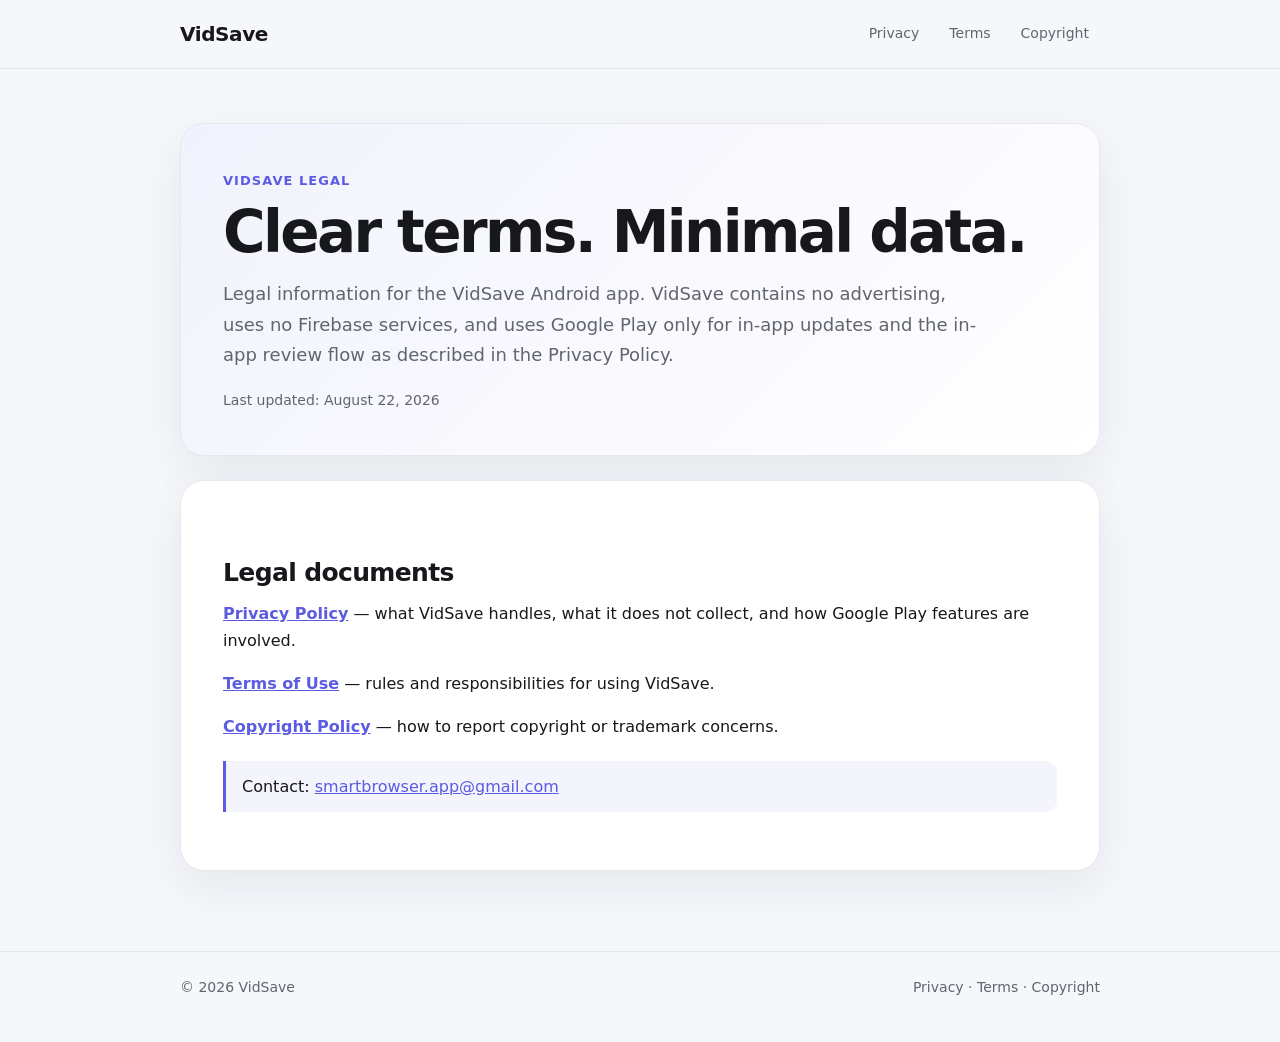
<file: index.html>
<!doctype html><html lang="en"><head><meta charset="utf-8"><meta name="viewport" content="width=device-width,initial-scale=1"><meta name="description" content="Legal information for VidSave."><title>Legal | VidSave</title><link rel="stylesheet" href="assets/style.css"></head><body>
<header class="topbar"><div class="wrap nav"><a class="brand" href="./">VidSave</a><nav class="links" aria-label="Legal navigation"><a href="privacy-policy/">Privacy</a><a href="terms/">Terms</a><a href="copyright/">Copyright</a></nav></div></header>
<main class="wrap"><section class="hero"><span class="eyebrow">VidSave Legal</span><h1>Clear terms. Minimal data.</h1><p class="lede">Legal information for the VidSave Android app. VidSave contains no advertising, uses no Firebase services, and uses Google Play only for in-app updates and the in-app review flow as described in the Privacy Policy.</p><div class="meta">Last updated: August 22, 2026</div></section><section class="card"><h2>Legal documents</h2><p><a href="privacy-policy/"><strong>Privacy Policy</strong></a> — what VidSave handles, what it does not collect, and how Google Play features are involved.</p><p><a href="terms/"><strong>Terms of Use</strong></a> — rules and responsibilities for using VidSave.</p><p><a href="copyright/"><strong>Copyright Policy</strong></a> — how to report copyright or trademark concerns.</p><div class="note">Contact: <a href="mailto:smartbrowser.app@gmail.com">smartbrowser.app@gmail.com</a></div></section></main><footer><div class="wrap foot"><span>© 2026 VidSave</span><span><a href="privacy-policy/">Privacy</a> · <a href="terms/">Terms</a> · <a href="copyright/">Copyright</a></span></div></footer></body></html>
</file>
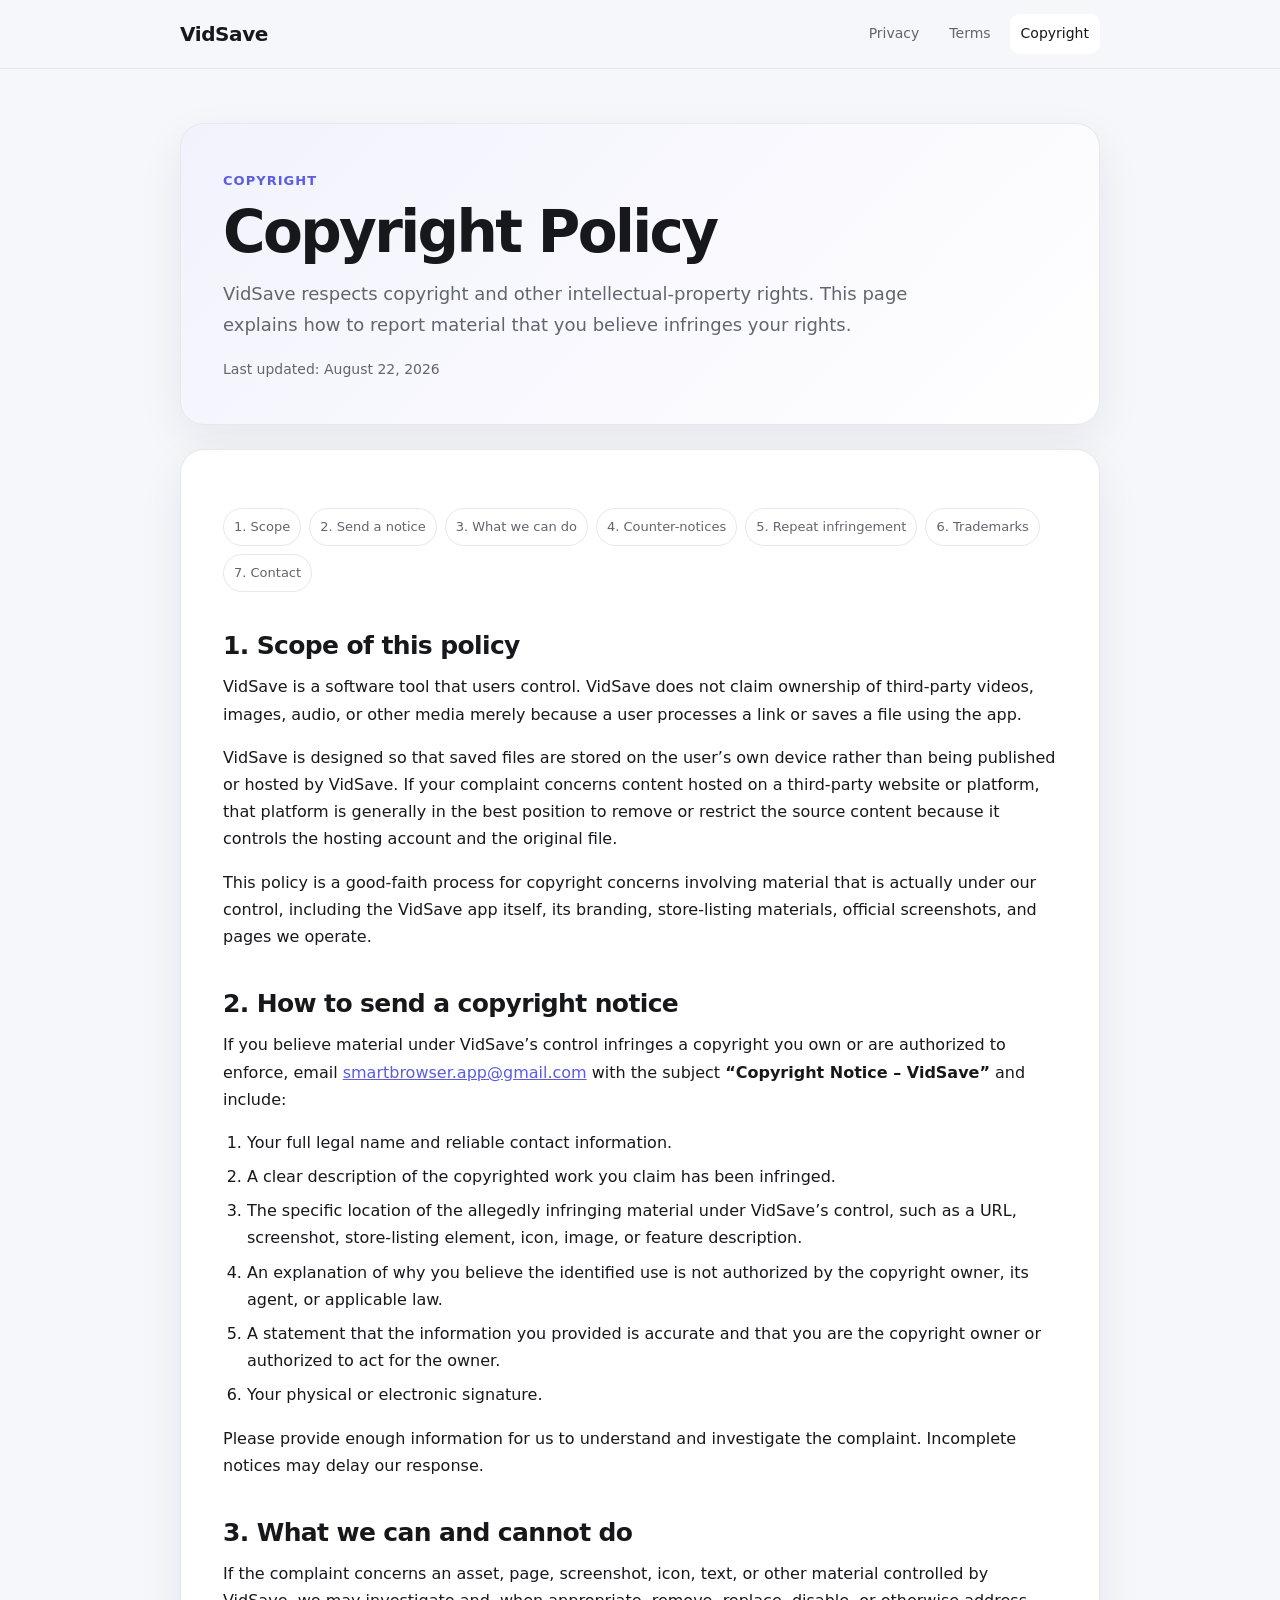
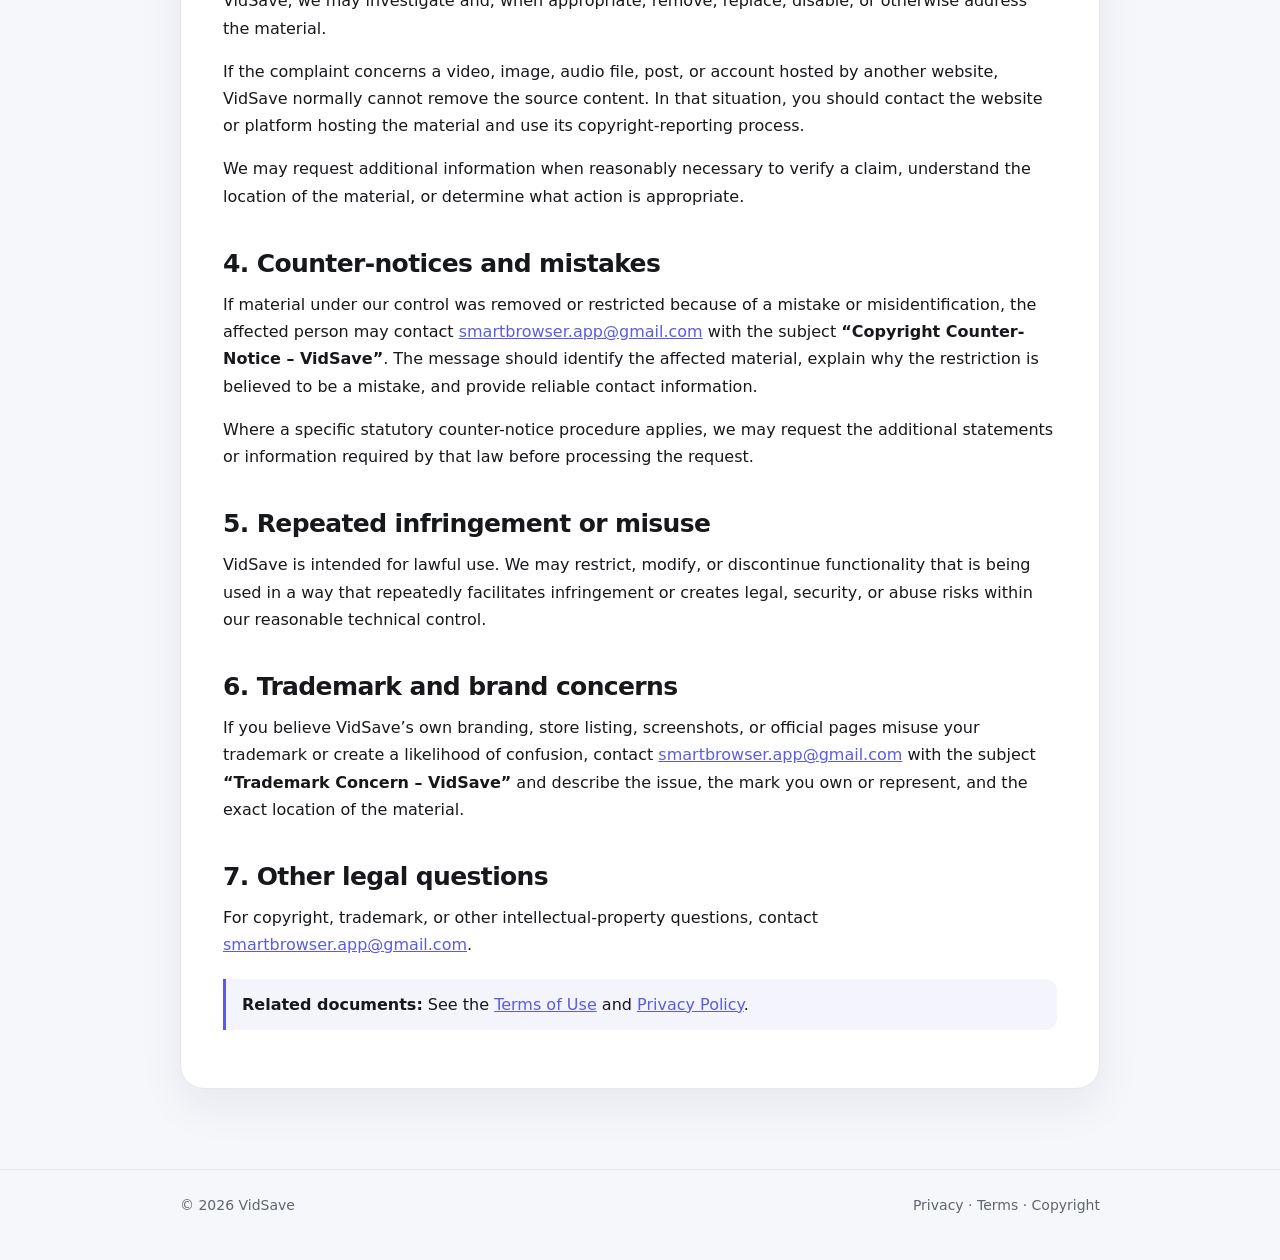
<file: copyright/index.html>
<!doctype html><html lang="en"><head><meta charset="utf-8"><meta name="viewport" content="width=device-width,initial-scale=1"><meta name="description" content="Copyright Policy for VidSave Android app."><title>Copyright Policy | VidSave</title><link rel="stylesheet" href="../assets/style.css"></head><body>
<header class="topbar"><div class="wrap nav"><a class="brand" href="../">VidSave</a><nav class="links" aria-label="Legal navigation"><a href="../privacy-policy/">Privacy</a><a href="../terms/">Terms</a><a aria-current="page" href="../copyright/">Copyright</a></nav></div></header>
<main class="wrap"><section class="hero"><span class="eyebrow">Copyright</span><h1>Copyright Policy</h1><p class="lede">VidSave respects copyright and other intellectual-property rights. This page explains how to report material that you believe infringes your rights.</p><div class="meta">Last updated: August 22, 2026</div></section>
<article class="card"><div class="toc"><a href="#scope">1. Scope</a><a href="#notice">2. Send a notice</a><a href="#action">3. What we can do</a><a href="#counter">4. Counter-notices</a><a href="#repeat">5. Repeat infringement</a><a href="#trademark">6. Trademarks</a><a href="#contact">7. Contact</a></div>
<h2 id="scope">1. Scope of this policy</h2><p>VidSave is a software tool that users control. VidSave does not claim ownership of third-party videos, images, audio, or other media merely because a user processes a link or saves a file using the app.</p><p>VidSave is designed so that saved files are stored on the user’s own device rather than being published or hosted by VidSave. If your complaint concerns content hosted on a third-party website or platform, that platform is generally in the best position to remove or restrict the source content because it controls the hosting account and the original file.</p><p>This policy is a good-faith process for copyright concerns involving material that is actually under our control, including the VidSave app itself, its branding, store-listing materials, official screenshots, and pages we operate.</p>
<h2 id="notice">2. How to send a copyright notice</h2><p>If you believe material under VidSave’s control infringes a copyright you own or are authorized to enforce, email <a href="mailto:smartbrowser.app@gmail.com?subject=Copyright%20Notice%20-%20VidSave">smartbrowser.app@gmail.com</a> with the subject <strong>“Copyright Notice – VidSave”</strong> and include:</p><ol><li>Your full legal name and reliable contact information.</li><li>A clear description of the copyrighted work you claim has been infringed.</li><li>The specific location of the allegedly infringing material under VidSave’s control, such as a URL, screenshot, store-listing element, icon, image, or feature description.</li><li>An explanation of why you believe the identified use is not authorized by the copyright owner, its agent, or applicable law.</li><li>A statement that the information you provided is accurate and that you are the copyright owner or authorized to act for the owner.</li><li>Your physical or electronic signature.</li></ol><p>Please provide enough information for us to understand and investigate the complaint. Incomplete notices may delay our response.</p>
<h2 id="action">3. What we can and cannot do</h2><p>If the complaint concerns an asset, page, screenshot, icon, text, or other material controlled by VidSave, we may investigate and, when appropriate, remove, replace, disable, or otherwise address the material.</p><p>If the complaint concerns a video, image, audio file, post, or account hosted by another website, VidSave normally cannot remove the source content. In that situation, you should contact the website or platform hosting the material and use its copyright-reporting process.</p><p>We may request additional information when reasonably necessary to verify a claim, understand the location of the material, or determine what action is appropriate.</p>
<h2 id="counter">4. Counter-notices and mistakes</h2><p>If material under our control was removed or restricted because of a mistake or misidentification, the affected person may contact <a href="mailto:smartbrowser.app@gmail.com?subject=Copyright%20Counter-Notice%20-%20VidSave">smartbrowser.app@gmail.com</a> with the subject <strong>“Copyright Counter-Notice – VidSave”</strong>. The message should identify the affected material, explain why the restriction is believed to be a mistake, and provide reliable contact information.</p><p>Where a specific statutory counter-notice procedure applies, we may request the additional statements or information required by that law before processing the request.</p>
<h2 id="repeat">5. Repeated infringement or misuse</h2><p>VidSave is intended for lawful use. We may restrict, modify, or discontinue functionality that is being used in a way that repeatedly facilitates infringement or creates legal, security, or abuse risks within our reasonable technical control.</p>
<h2 id="trademark">6. Trademark and brand concerns</h2><p>If you believe VidSave’s own branding, store listing, screenshots, or official pages misuse your trademark or create a likelihood of confusion, contact <a href="mailto:smartbrowser.app@gmail.com?subject=Trademark%20Concern%20-%20VidSave">smartbrowser.app@gmail.com</a> with the subject <strong>“Trademark Concern – VidSave”</strong> and describe the issue, the mark you own or represent, and the exact location of the material.</p>
<h2 id="contact">7. Other legal questions</h2><p>For copyright, trademark, or other intellectual-property questions, contact <a href="mailto:smartbrowser.app@gmail.com">smartbrowser.app@gmail.com</a>.</p><div class="note"><strong>Related documents:</strong> See the <a href="../terms/">Terms of Use</a> and <a href="../privacy-policy/">Privacy Policy</a>.</div>
</article></main><footer><div class="wrap foot"><span>© 2026 VidSave</span><span><a href="../privacy-policy/">Privacy</a> · <a href="../terms/">Terms</a> · <a href="../copyright/">Copyright</a></span></div></footer></body></html>
</file>
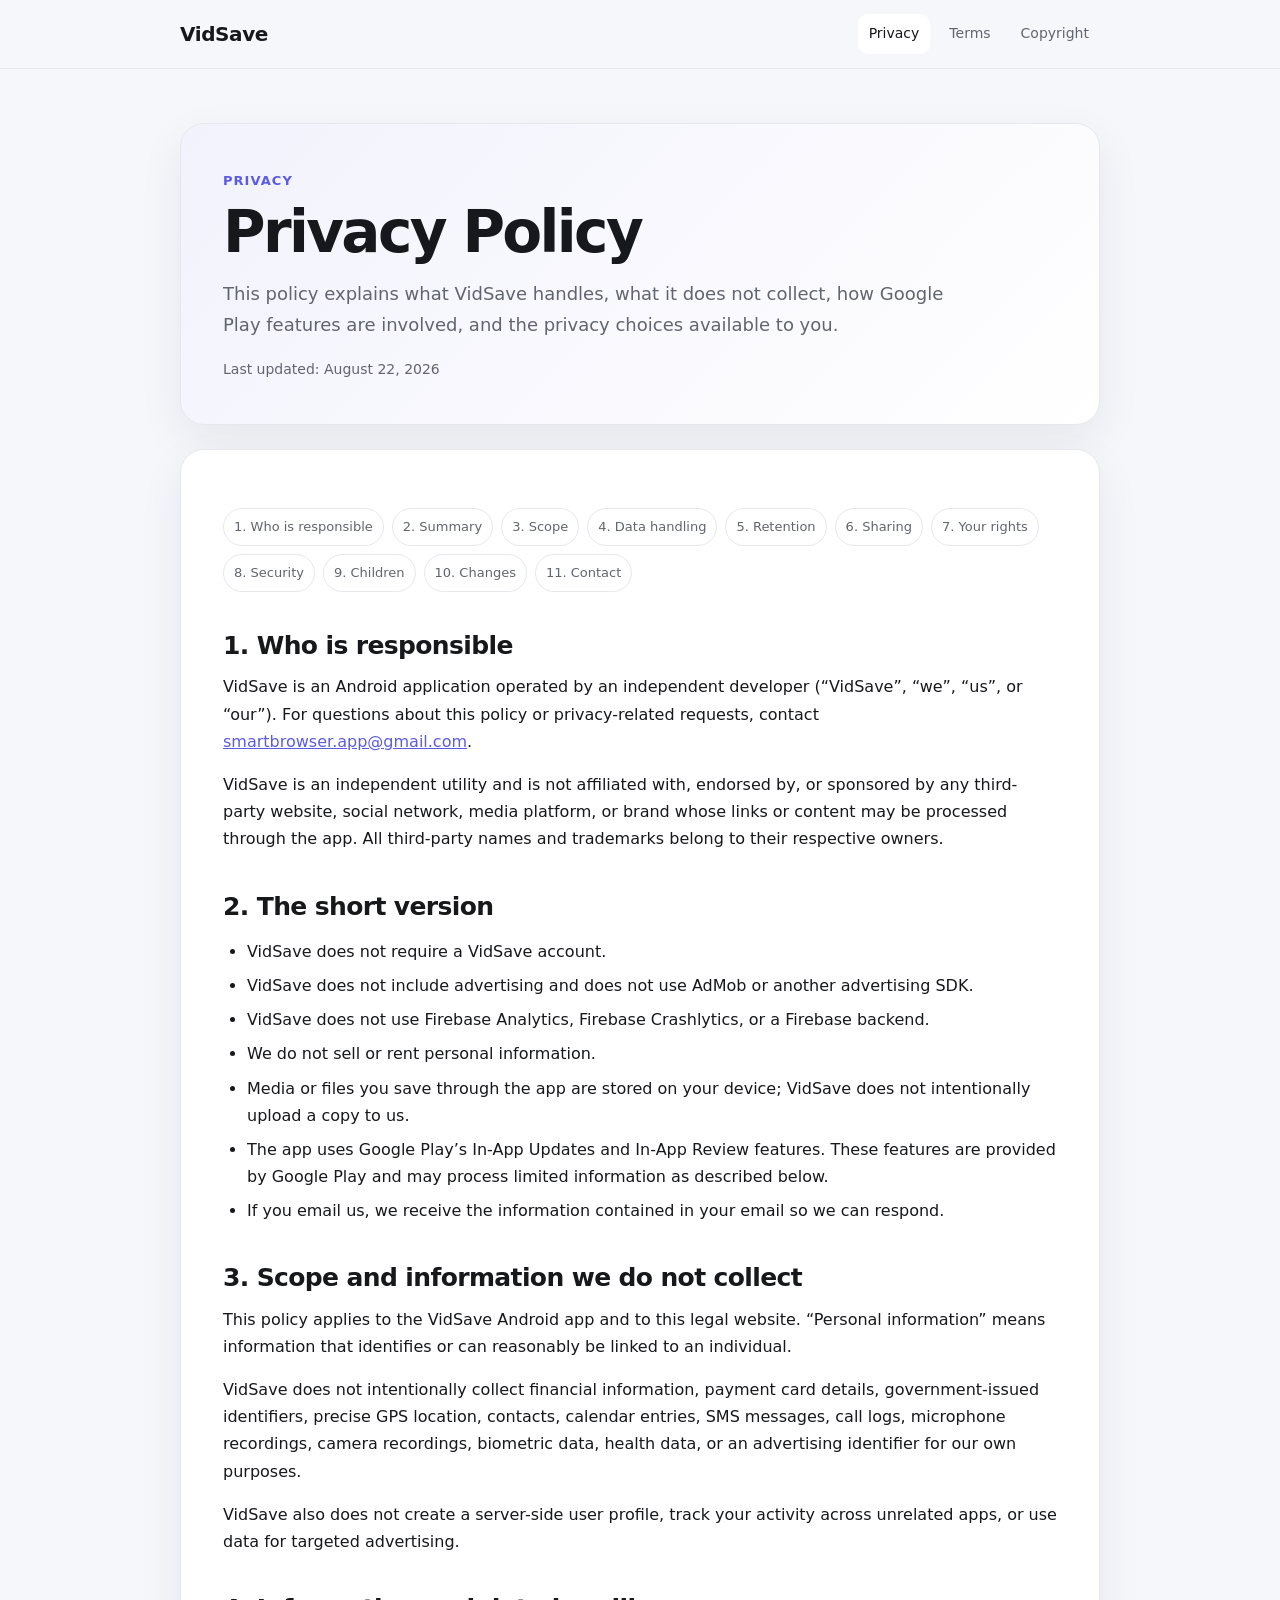
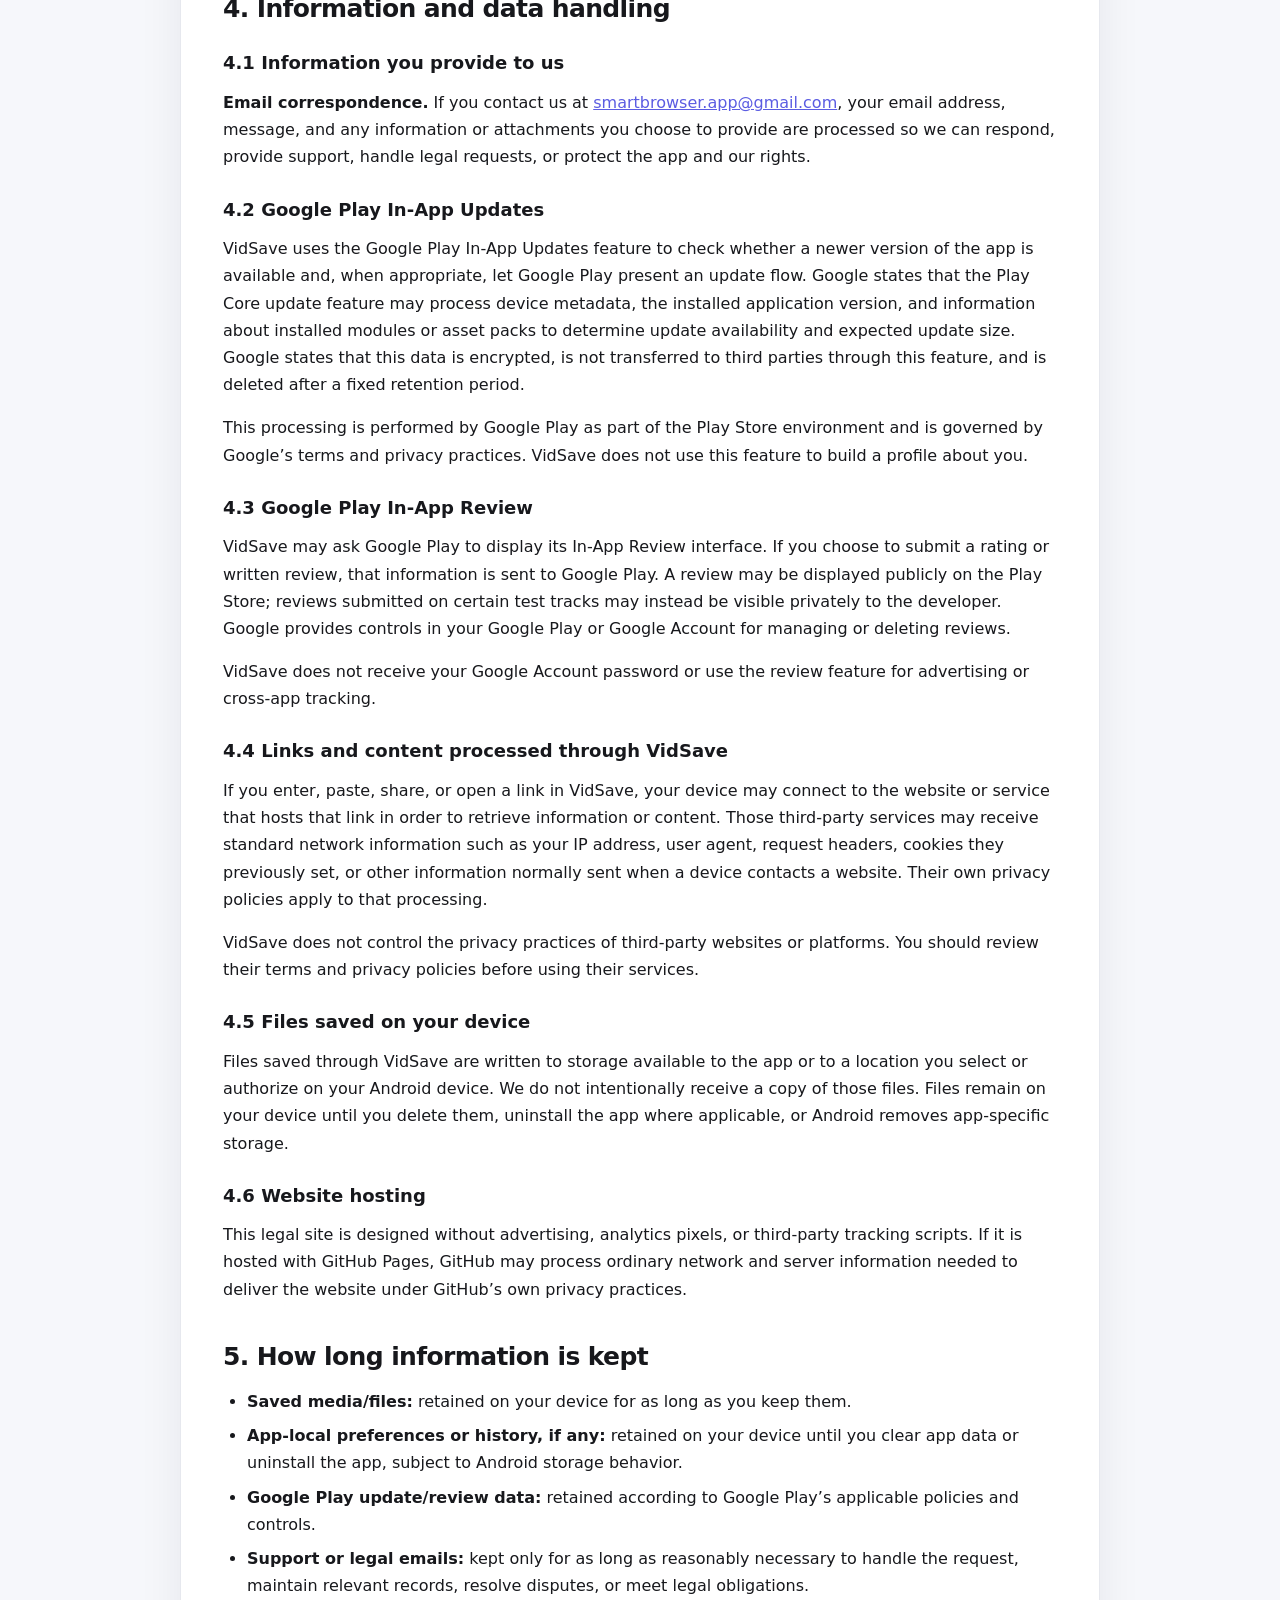
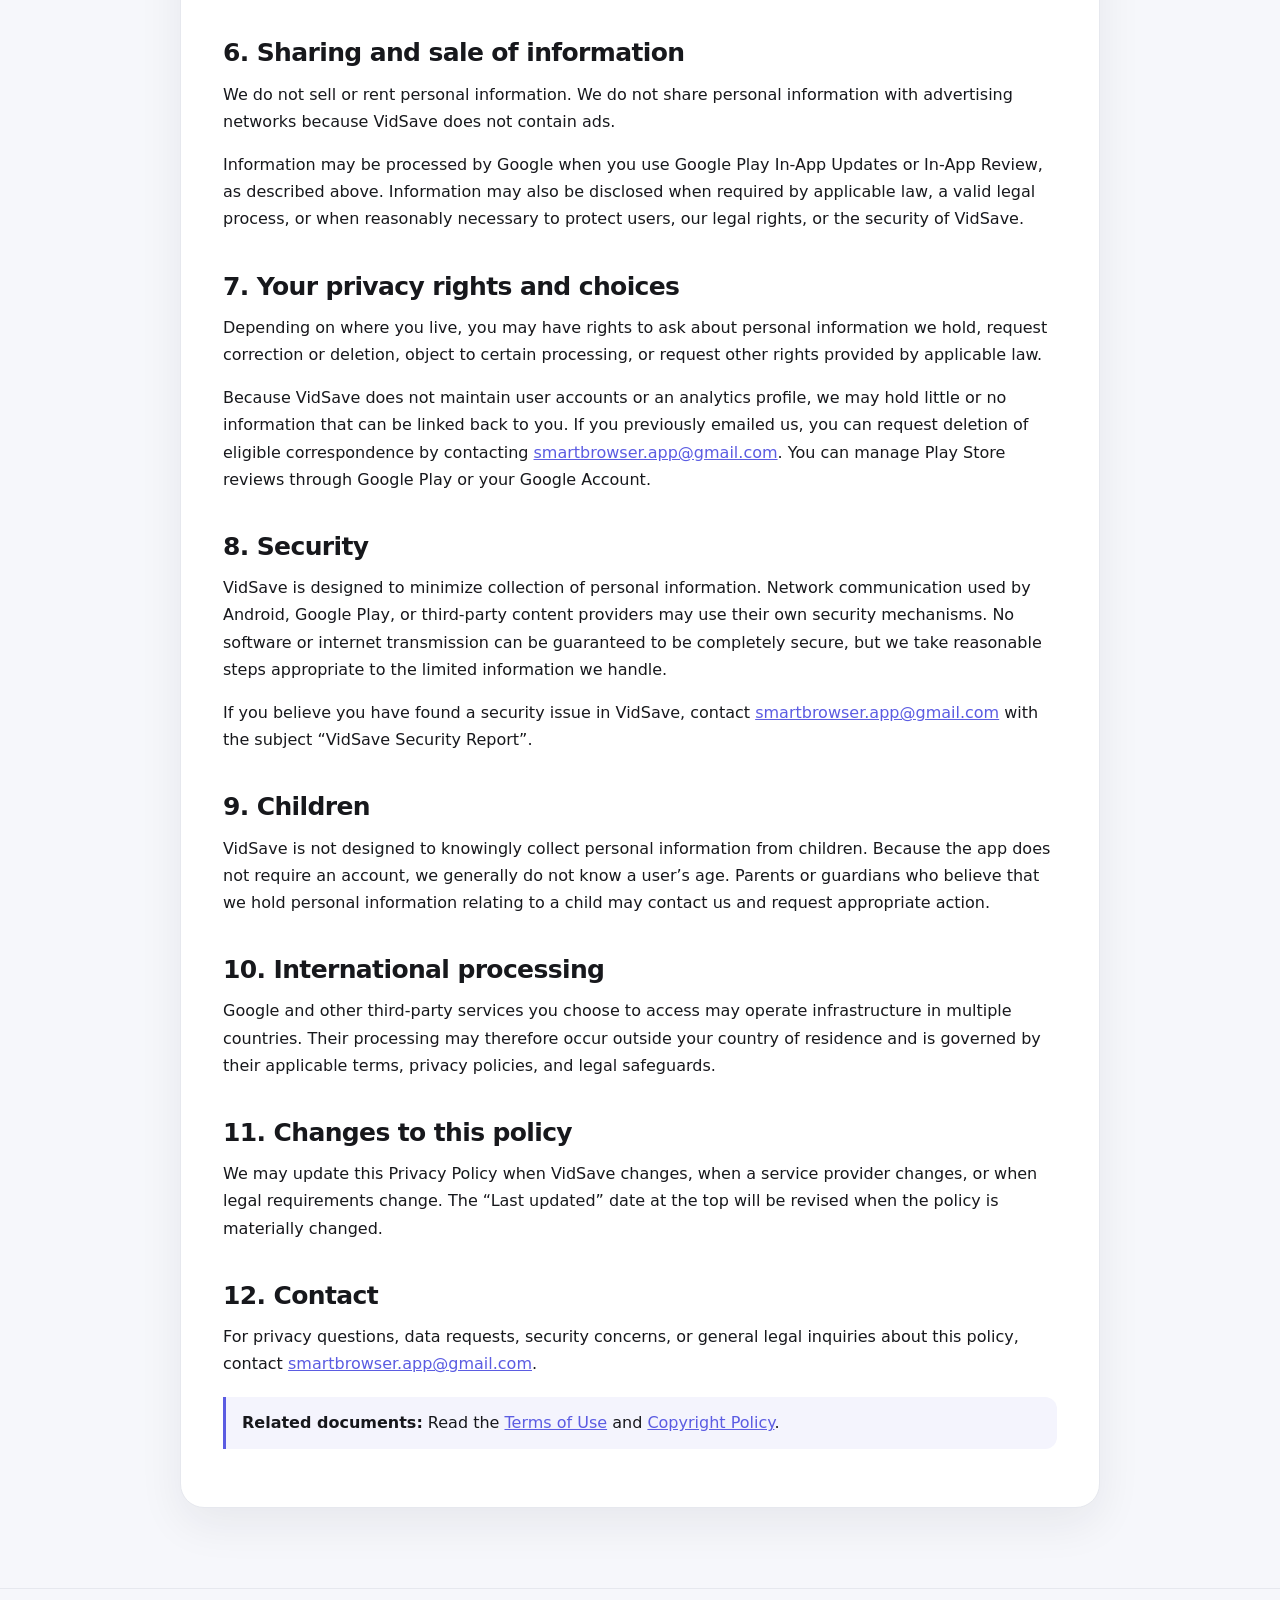
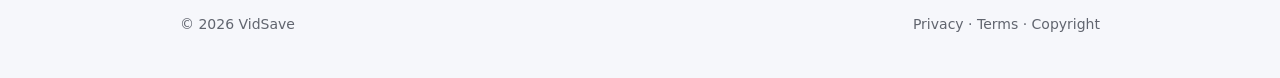
<file: privacy-policy/index.html>
<!doctype html><html lang="en"><head><meta charset="utf-8"><meta name="viewport" content="width=device-width,initial-scale=1"><meta name="description" content="Privacy Policy for VidSave Android app."><title>Privacy Policy | VidSave</title><link rel="stylesheet" href="../assets/style.css"></head><body>
<header class="topbar"><div class="wrap nav"><a class="brand" href="../">VidSave</a><nav class="links" aria-label="Legal navigation"><a aria-current="page" href="../privacy-policy/">Privacy</a><a href="../terms/">Terms</a><a href="../copyright/">Copyright</a></nav></div></header>
<main class="wrap"><section class="hero"><span class="eyebrow">Privacy</span><h1>Privacy Policy</h1><p class="lede">This policy explains what VidSave handles, what it does not collect, how Google Play features are involved, and the privacy choices available to you.</p><div class="meta">Last updated: August 22, 2026</div></section>
<article class="card">
<div class="toc"><a href="#responsible">1. Who is responsible</a><a href="#summary">2. Summary</a><a href="#scope">3. Scope</a><a href="#data">4. Data handling</a><a href="#retention">5. Retention</a><a href="#sharing">6. Sharing</a><a href="#rights">7. Your rights</a><a href="#security">8. Security</a><a href="#children">9. Children</a><a href="#changes">10. Changes</a><a href="#contact">11. Contact</a></div>
<h2 id="responsible">1. Who is responsible</h2><p>VidSave is an Android application operated by an independent developer (“VidSave”, “we”, “us”, or “our”). For questions about this policy or privacy-related requests, contact <a href="mailto:smartbrowser.app@gmail.com">smartbrowser.app@gmail.com</a>.</p>
<p>VidSave is an independent utility and is not affiliated with, endorsed by, or sponsored by any third-party website, social network, media platform, or brand whose links or content may be processed through the app. All third-party names and trademarks belong to their respective owners.</p>
<h2 id="summary">2. The short version</h2><ul><li>VidSave does not require a VidSave account.</li><li>VidSave does not include advertising and does not use AdMob or another advertising SDK.</li><li>VidSave does not use Firebase Analytics, Firebase Crashlytics, or a Firebase backend.</li><li>We do not sell or rent personal information.</li><li>Media or files you save through the app are stored on your device; VidSave does not intentionally upload a copy to us.</li><li>The app uses Google Play’s In-App Updates and In-App Review features. These features are provided by Google Play and may process limited information as described below.</li><li>If you email us, we receive the information contained in your email so we can respond.</li></ul>
<h2 id="scope">3. Scope and information we do not collect</h2><p>This policy applies to the VidSave Android app and to this legal website. “Personal information” means information that identifies or can reasonably be linked to an individual.</p>
<p>VidSave does not intentionally collect financial information, payment card details, government-issued identifiers, precise GPS location, contacts, calendar entries, SMS messages, call logs, microphone recordings, camera recordings, biometric data, health data, or an advertising identifier for our own purposes.</p>
<p>VidSave also does not create a server-side user profile, track your activity across unrelated apps, or use data for targeted advertising.</p>
<h2 id="data">4. Information and data handling</h2>
<h3>4.1 Information you provide to us</h3><p><strong>Email correspondence.</strong> If you contact us at <a href="mailto:smartbrowser.app@gmail.com">smartbrowser.app@gmail.com</a>, your email address, message, and any information or attachments you choose to provide are processed so we can respond, provide support, handle legal requests, or protect the app and our rights.</p>
<h3>4.2 Google Play In-App Updates</h3><p>VidSave uses the Google Play In-App Updates feature to check whether a newer version of the app is available and, when appropriate, let Google Play present an update flow. Google states that the Play Core update feature may process device metadata, the installed application version, and information about installed modules or asset packs to determine update availability and expected update size. Google states that this data is encrypted, is not transferred to third parties through this feature, and is deleted after a fixed retention period.</p>
<p>This processing is performed by Google Play as part of the Play Store environment and is governed by Google’s terms and privacy practices. VidSave does not use this feature to build a profile about you.</p>
<h3>4.3 Google Play In-App Review</h3><p>VidSave may ask Google Play to display its In-App Review interface. If you choose to submit a rating or written review, that information is sent to Google Play. A review may be displayed publicly on the Play Store; reviews submitted on certain test tracks may instead be visible privately to the developer. Google provides controls in your Google Play or Google Account for managing or deleting reviews.</p>
<p>VidSave does not receive your Google Account password or use the review feature for advertising or cross-app tracking.</p>
<h3>4.4 Links and content processed through VidSave</h3><p>If you enter, paste, share, or open a link in VidSave, your device may connect to the website or service that hosts that link in order to retrieve information or content. Those third-party services may receive standard network information such as your IP address, user agent, request headers, cookies they previously set, or other information normally sent when a device contacts a website. Their own privacy policies apply to that processing.</p>
<p>VidSave does not control the privacy practices of third-party websites or platforms. You should review their terms and privacy policies before using their services.</p>
<h3>4.5 Files saved on your device</h3><p>Files saved through VidSave are written to storage available to the app or to a location you select or authorize on your Android device. We do not intentionally receive a copy of those files. Files remain on your device until you delete them, uninstall the app where applicable, or Android removes app-specific storage.</p>
<h3>4.6 Website hosting</h3><p>This legal site is designed without advertising, analytics pixels, or third-party tracking scripts. If it is hosted with GitHub Pages, GitHub may process ordinary network and server information needed to deliver the website under GitHub’s own privacy practices.</p>
<h2 id="retention">5. How long information is kept</h2><ul><li><strong>Saved media/files:</strong> retained on your device for as long as you keep them.</li><li><strong>App-local preferences or history, if any:</strong> retained on your device until you clear app data or uninstall the app, subject to Android storage behavior.</li><li><strong>Google Play update/review data:</strong> retained according to Google Play’s applicable policies and controls.</li><li><strong>Support or legal emails:</strong> kept only for as long as reasonably necessary to handle the request, maintain relevant records, resolve disputes, or meet legal obligations.</li></ul>
<h2 id="sharing">6. Sharing and sale of information</h2><p>We do not sell or rent personal information. We do not share personal information with advertising networks because VidSave does not contain ads.</p><p>Information may be processed by Google when you use Google Play In-App Updates or In-App Review, as described above. Information may also be disclosed when required by applicable law, a valid legal process, or when reasonably necessary to protect users, our legal rights, or the security of VidSave.</p>
<h2 id="rights">7. Your privacy rights and choices</h2><p>Depending on where you live, you may have rights to ask about personal information we hold, request correction or deletion, object to certain processing, or request other rights provided by applicable law.</p><p>Because VidSave does not maintain user accounts or an analytics profile, we may hold little or no information that can be linked back to you. If you previously emailed us, you can request deletion of eligible correspondence by contacting <a href="mailto:smartbrowser.app@gmail.com">smartbrowser.app@gmail.com</a>. You can manage Play Store reviews through Google Play or your Google Account.</p>
<h2 id="security">8. Security</h2><p>VidSave is designed to minimize collection of personal information. Network communication used by Android, Google Play, or third-party content providers may use their own security mechanisms. No software or internet transmission can be guaranteed to be completely secure, but we take reasonable steps appropriate to the limited information we handle.</p><p>If you believe you have found a security issue in VidSave, contact <a href="mailto:smartbrowser.app@gmail.com?subject=VidSave%20Security%20Report">smartbrowser.app@gmail.com</a> with the subject “VidSave Security Report”.</p>
<h2 id="children">9. Children</h2><p>VidSave is not designed to knowingly collect personal information from children. Because the app does not require an account, we generally do not know a user’s age. Parents or guardians who believe that we hold personal information relating to a child may contact us and request appropriate action.</p>
<h2 id="international">10. International processing</h2><p>Google and other third-party services you choose to access may operate infrastructure in multiple countries. Their processing may therefore occur outside your country of residence and is governed by their applicable terms, privacy policies, and legal safeguards.</p>
<h2 id="changes">11. Changes to this policy</h2><p>We may update this Privacy Policy when VidSave changes, when a service provider changes, or when legal requirements change. The “Last updated” date at the top will be revised when the policy is materially changed.</p>
<h2 id="contact">12. Contact</h2><p>For privacy questions, data requests, security concerns, or general legal inquiries about this policy, contact <a href="mailto:smartbrowser.app@gmail.com">smartbrowser.app@gmail.com</a>.</p>
<div class="note"><strong>Related documents:</strong> Read the <a href="../terms/">Terms of Use</a> and <a href="../copyright/">Copyright Policy</a>.</div>
</article></main><footer><div class="wrap foot"><span>© 2026 VidSave</span><span><a href="../privacy-policy/">Privacy</a> · <a href="../terms/">Terms</a> · <a href="../copyright/">Copyright</a></span></div></footer></body></html>
</file>
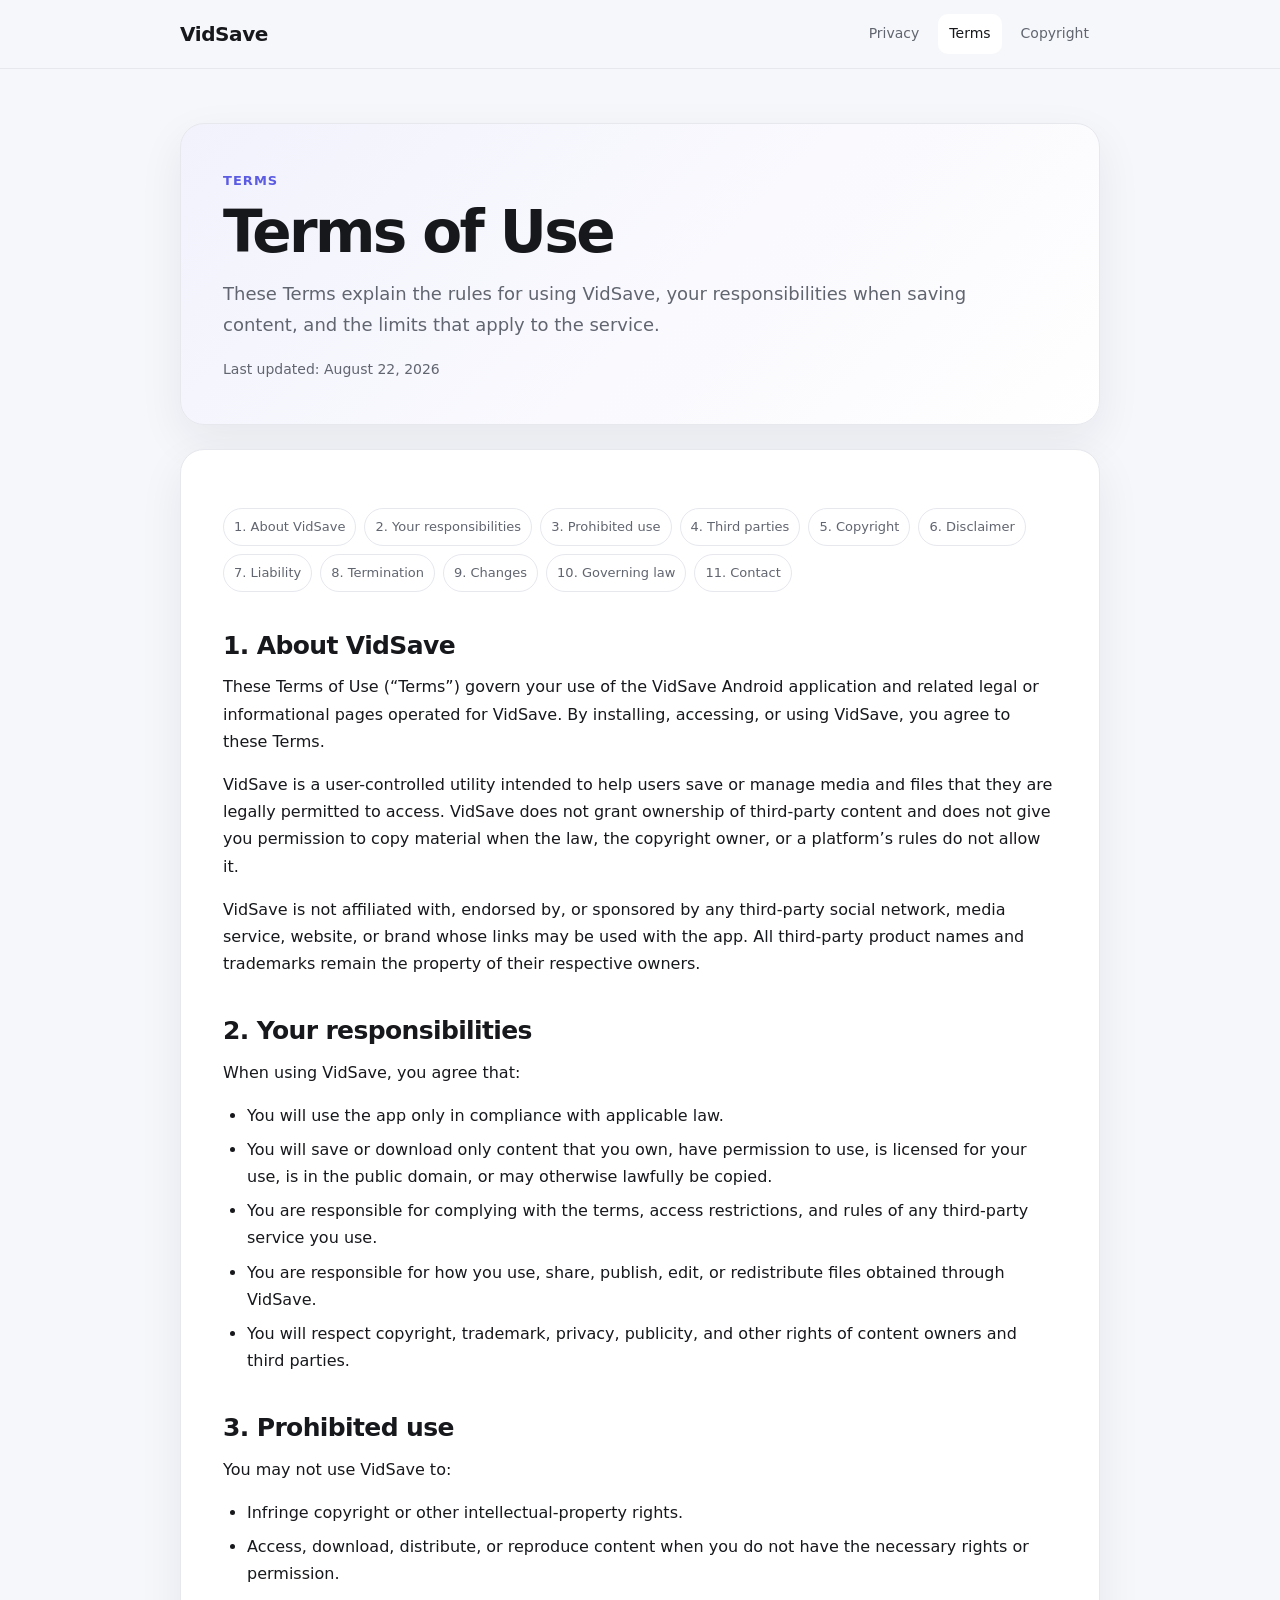
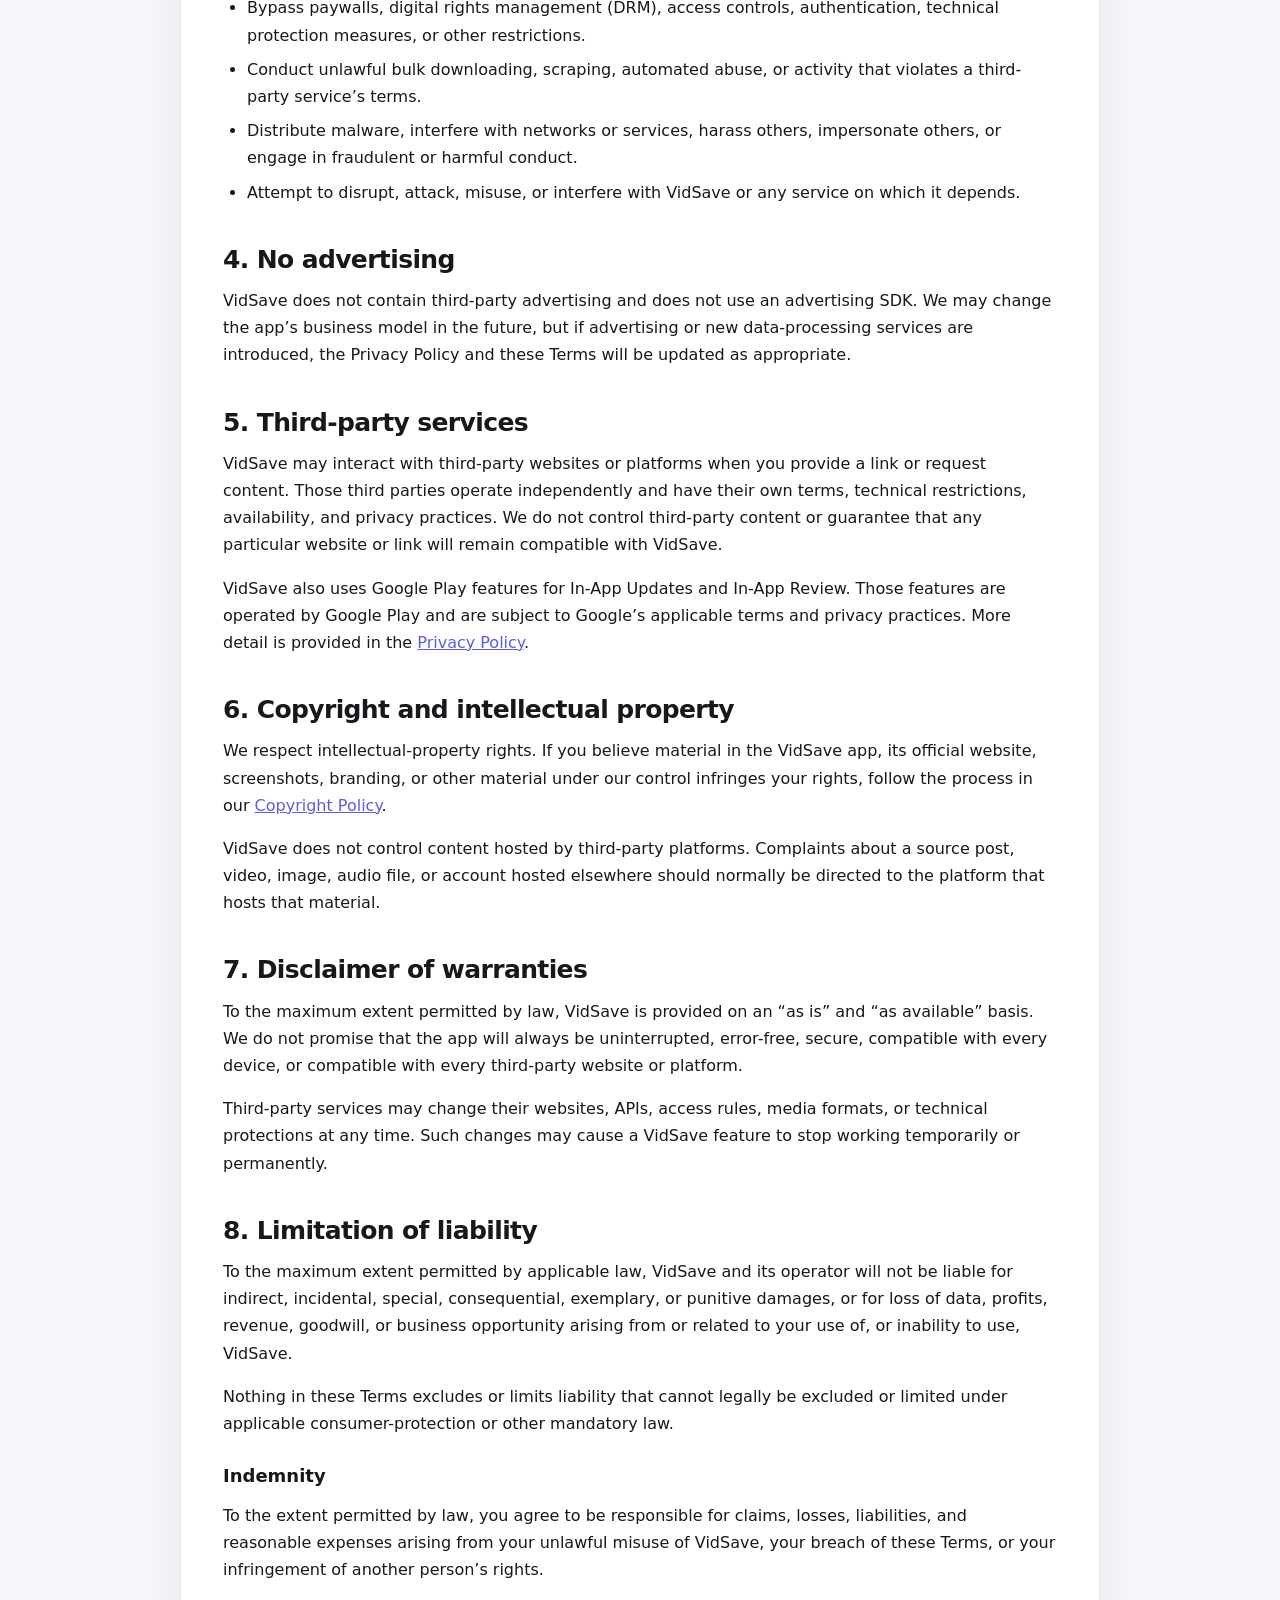
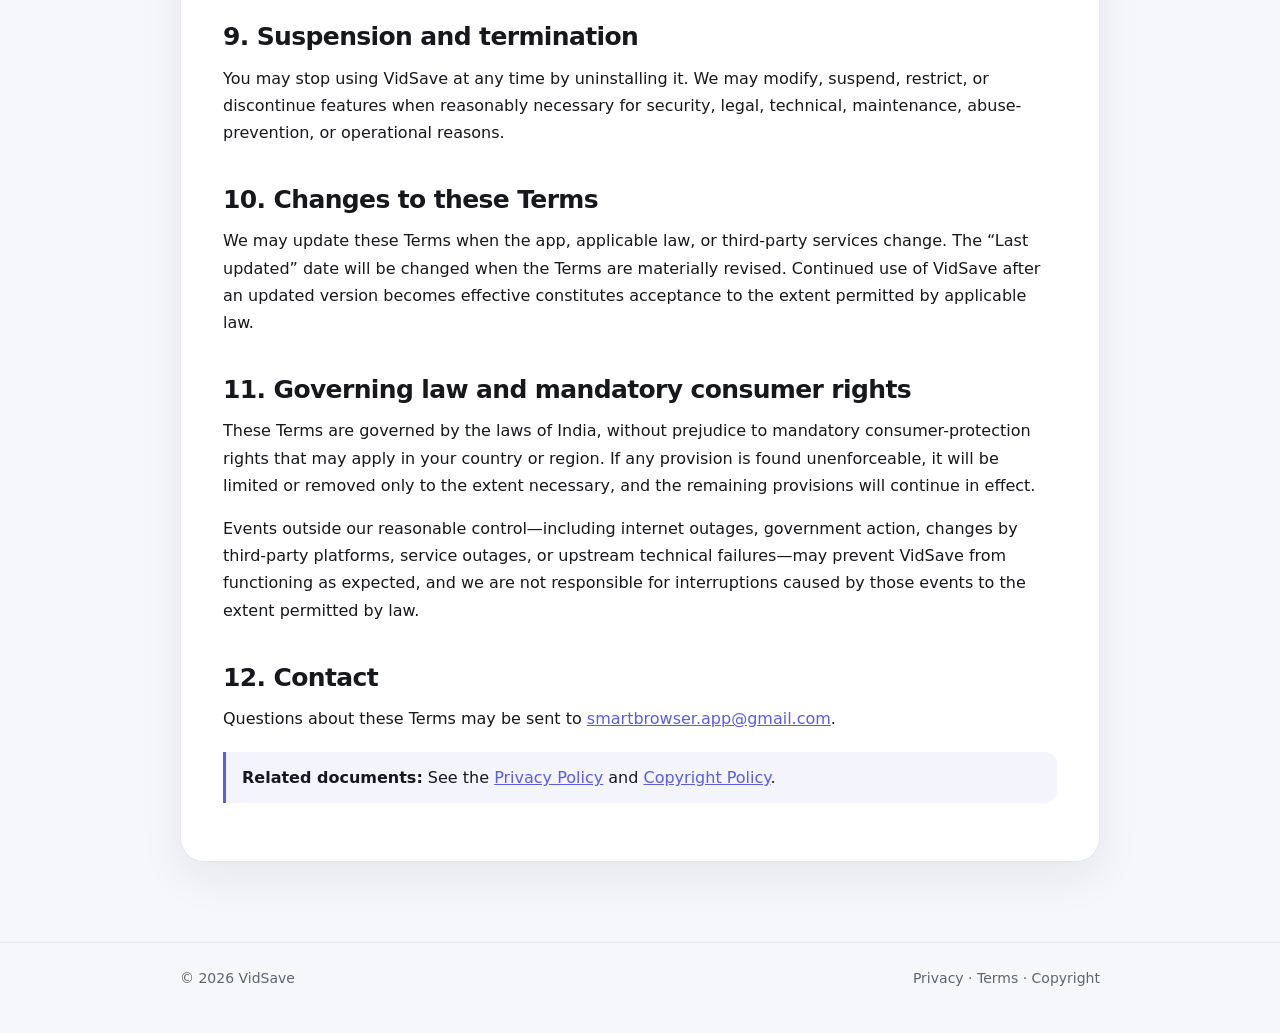
<file: terms/index.html>
<!doctype html><html lang="en"><head><meta charset="utf-8"><meta name="viewport" content="width=device-width,initial-scale=1"><meta name="description" content="Terms of Use for VidSave Android app."><title>Terms of Use | VidSave</title><link rel="stylesheet" href="../assets/style.css"></head><body>
<header class="topbar"><div class="wrap nav"><a class="brand" href="../">VidSave</a><nav class="links" aria-label="Legal navigation"><a href="../privacy-policy/">Privacy</a><a aria-current="page" href="../terms/">Terms</a><a href="../copyright/">Copyright</a></nav></div></header>
<main class="wrap"><section class="hero"><span class="eyebrow">Terms</span><h1>Terms of Use</h1><p class="lede">These Terms explain the rules for using VidSave, your responsibilities when saving content, and the limits that apply to the service.</p><div class="meta">Last updated: August 22, 2026</div></section>
<article class="card"><div class="toc"><a href="#about">1. About VidSave</a><a href="#responsibility">2. Your responsibilities</a><a href="#prohibited">3. Prohibited use</a><a href="#thirdparty">4. Third parties</a><a href="#copyright">5. Copyright</a><a href="#disclaimer">6. Disclaimer</a><a href="#liability">7. Liability</a><a href="#termination">8. Termination</a><a href="#changes">9. Changes</a><a href="#law">10. Governing law</a><a href="#contact">11. Contact</a></div>
<h2 id="about">1. About VidSave</h2><p>These Terms of Use (“Terms”) govern your use of the VidSave Android application and related legal or informational pages operated for VidSave. By installing, accessing, or using VidSave, you agree to these Terms.</p><p>VidSave is a user-controlled utility intended to help users save or manage media and files that they are legally permitted to access. VidSave does not grant ownership of third-party content and does not give you permission to copy material when the law, the copyright owner, or a platform’s rules do not allow it.</p><p>VidSave is not affiliated with, endorsed by, or sponsored by any third-party social network, media service, website, or brand whose links may be used with the app. All third-party product names and trademarks remain the property of their respective owners.</p>
<h2 id="responsibility">2. Your responsibilities</h2><p>When using VidSave, you agree that:</p><ul><li>You will use the app only in compliance with applicable law.</li><li>You will save or download only content that you own, have permission to use, is licensed for your use, is in the public domain, or may otherwise lawfully be copied.</li><li>You are responsible for complying with the terms, access restrictions, and rules of any third-party service you use.</li><li>You are responsible for how you use, share, publish, edit, or redistribute files obtained through VidSave.</li><li>You will respect copyright, trademark, privacy, publicity, and other rights of content owners and third parties.</li></ul>
<h2 id="prohibited">3. Prohibited use</h2><p>You may not use VidSave to:</p><ul><li>Infringe copyright or other intellectual-property rights.</li><li>Access, download, distribute, or reproduce content when you do not have the necessary rights or permission.</li><li>Bypass paywalls, digital rights management (DRM), access controls, authentication, technical protection measures, or other restrictions.</li><li>Conduct unlawful bulk downloading, scraping, automated abuse, or activity that violates a third-party service’s terms.</li><li>Distribute malware, interfere with networks or services, harass others, impersonate others, or engage in fraudulent or harmful conduct.</li><li>Attempt to disrupt, attack, misuse, or interfere with VidSave or any service on which it depends.</li></ul>
<h2 id="ads">4. No advertising</h2><p>VidSave does not contain third-party advertising and does not use an advertising SDK. We may change the app’s business model in the future, but if advertising or new data-processing services are introduced, the Privacy Policy and these Terms will be updated as appropriate.</p>
<h2 id="thirdparty">5. Third-party services</h2><p>VidSave may interact with third-party websites or platforms when you provide a link or request content. Those third parties operate independently and have their own terms, technical restrictions, availability, and privacy practices. We do not control third-party content or guarantee that any particular website or link will remain compatible with VidSave.</p><p>VidSave also uses Google Play features for In-App Updates and In-App Review. Those features are operated by Google Play and are subject to Google’s applicable terms and privacy practices. More detail is provided in the <a href="../privacy-policy/">Privacy Policy</a>.</p>
<h2 id="copyright">6. Copyright and intellectual property</h2><p>We respect intellectual-property rights. If you believe material in the VidSave app, its official website, screenshots, branding, or other material under our control infringes your rights, follow the process in our <a href="../copyright/">Copyright Policy</a>.</p><p>VidSave does not control content hosted by third-party platforms. Complaints about a source post, video, image, audio file, or account hosted elsewhere should normally be directed to the platform that hosts that material.</p>
<h2 id="disclaimer">7. Disclaimer of warranties</h2><p>To the maximum extent permitted by law, VidSave is provided on an “as is” and “as available” basis. We do not promise that the app will always be uninterrupted, error-free, secure, compatible with every device, or compatible with every third-party website or platform.</p><p>Third-party services may change their websites, APIs, access rules, media formats, or technical protections at any time. Such changes may cause a VidSave feature to stop working temporarily or permanently.</p>
<h2 id="liability">8. Limitation of liability</h2><p>To the maximum extent permitted by applicable law, VidSave and its operator will not be liable for indirect, incidental, special, consequential, exemplary, or punitive damages, or for loss of data, profits, revenue, goodwill, or business opportunity arising from or related to your use of, or inability to use, VidSave.</p><p>Nothing in these Terms excludes or limits liability that cannot legally be excluded or limited under applicable consumer-protection or other mandatory law.</p>
<h3>Indemnity</h3><p>To the extent permitted by law, you agree to be responsible for claims, losses, liabilities, and reasonable expenses arising from your unlawful misuse of VidSave, your breach of these Terms, or your infringement of another person’s rights.</p>
<h2 id="termination">9. Suspension and termination</h2><p>You may stop using VidSave at any time by uninstalling it. We may modify, suspend, restrict, or discontinue features when reasonably necessary for security, legal, technical, maintenance, abuse-prevention, or operational reasons.</p>
<h2 id="changes">10. Changes to these Terms</h2><p>We may update these Terms when the app, applicable law, or third-party services change. The “Last updated” date will be changed when the Terms are materially revised. Continued use of VidSave after an updated version becomes effective constitutes acceptance to the extent permitted by applicable law.</p>
<h2 id="law">11. Governing law and mandatory consumer rights</h2><p>These Terms are governed by the laws of India, without prejudice to mandatory consumer-protection rights that may apply in your country or region. If any provision is found unenforceable, it will be limited or removed only to the extent necessary, and the remaining provisions will continue in effect.</p><p>Events outside our reasonable control—including internet outages, government action, changes by third-party platforms, service outages, or upstream technical failures—may prevent VidSave from functioning as expected, and we are not responsible for interruptions caused by those events to the extent permitted by law.</p>
<h2 id="contact">12. Contact</h2><p>Questions about these Terms may be sent to <a href="mailto:smartbrowser.app@gmail.com">smartbrowser.app@gmail.com</a>.</p><div class="note"><strong>Related documents:</strong> See the <a href="../privacy-policy/">Privacy Policy</a> and <a href="../copyright/">Copyright Policy</a>.</div>
</article></main><footer><div class="wrap foot"><span>© 2026 VidSave</span><span><a href="../privacy-policy/">Privacy</a> · <a href="../terms/">Terms</a> · <a href="../copyright/">Copyright</a></span></div></footer></body></html>
</file>
<file: assets/style.css>
:root{color-scheme:light dark;--bg:#f6f7fb;--card:#fff;--text:#17181c;--muted:#61656f;--line:#e6e8ee;--accent:#5b5ce2;--accent2:#7c5cff;--shadow:0 16px 45px rgba(27,31,44,.07)}
@media(prefers-color-scheme:dark){:root{--bg:#0f1014;--card:#16181e;--text:#f3f4f6;--muted:#a8adb8;--line:#2a2d35;--accent:#8b8cff;--accent2:#aa8cff;--shadow:none}}
*{box-sizing:border-box}html{scroll-behavior:smooth}body{margin:0;background:var(--bg);color:var(--text);font:16px/1.7 system-ui,-apple-system,BlinkMacSystemFont,"Segoe UI",Roboto,Arial,sans-serif}.wrap{width:min(920px,calc(100% - 32px));margin:auto}.topbar{position:sticky;top:0;z-index:10;background:color-mix(in srgb,var(--bg) 86%,transparent);backdrop-filter:blur(14px);border-bottom:1px solid var(--line)}.nav{display:flex;align-items:center;justify-content:space-between;gap:20px;min-height:68px}.brand{font-weight:800;letter-spacing:-.02em;color:var(--text);text-decoration:none;font-size:20px}.links{display:flex;gap:8px;flex-wrap:wrap}.links a{color:var(--muted);text-decoration:none;padding:8px 11px;border-radius:10px;font-size:14px}.links a:hover,.links a[aria-current="page"]{color:var(--text);background:var(--card)}main{padding:54px 0 80px}.hero{padding:42px;border:1px solid var(--line);border-radius:24px;background:linear-gradient(135deg,color-mix(in srgb,var(--card) 92%,var(--accent) 8%),var(--card));box-shadow:var(--shadow);margin-bottom:24px}.eyebrow{display:inline-block;font-size:13px;font-weight:700;color:var(--accent);text-transform:uppercase;letter-spacing:.08em;margin-bottom:10px}h1{font-size:clamp(36px,7vw,58px);line-height:1.05;letter-spacing:-.045em;margin:0 0 16px}h2{font-size:25px;line-height:1.25;letter-spacing:-.025em;margin:38px 0 12px;scroll-margin-top:95px}h3{font-size:18px;margin:24px 0 8px}.lede{font-size:18px;color:var(--muted);max-width:760px;margin:0}.meta{margin-top:18px;color:var(--muted);font-size:14px}.card{background:var(--card);border:1px solid var(--line);border-radius:24px;padding:38px 42px;box-shadow:var(--shadow)}p{margin:10px 0 16px}ul,ol{padding-left:24px}li{margin:7px 0}a{color:var(--accent)}.note{border-left:3px solid var(--accent);padding:12px 16px;margin:20px 0;background:color-mix(in srgb,var(--accent) 7%,var(--card));border-radius:0 12px 12px 0}.toc{display:flex;flex-wrap:wrap;gap:8px;margin:20px 0 30px}.toc a{text-decoration:none;font-size:13px;border:1px solid var(--line);padding:7px 10px;border-radius:999px;color:var(--muted)}.toc a:hover{color:var(--text);border-color:var(--accent)}footer{border-top:1px solid var(--line);padding:24px 0 42px;color:var(--muted);font-size:14px}.foot{display:flex;justify-content:space-between;gap:16px;flex-wrap:wrap}.foot a{color:var(--muted);text-decoration:none}.badge{display:inline-flex;align-items:center;gap:7px;padding:6px 10px;border:1px solid var(--line);border-radius:999px;font-size:13px;color:var(--muted)}@media(max-width:650px){.nav{align-items:flex-start;flex-direction:column;padding:16px 0}.hero,.card{padding:27px 22px;border-radius:18px}main{padding-top:28px}.links{width:100%}.links a{padding-left:0;padding-right:14px}.topbar{position:static}}
</file>
